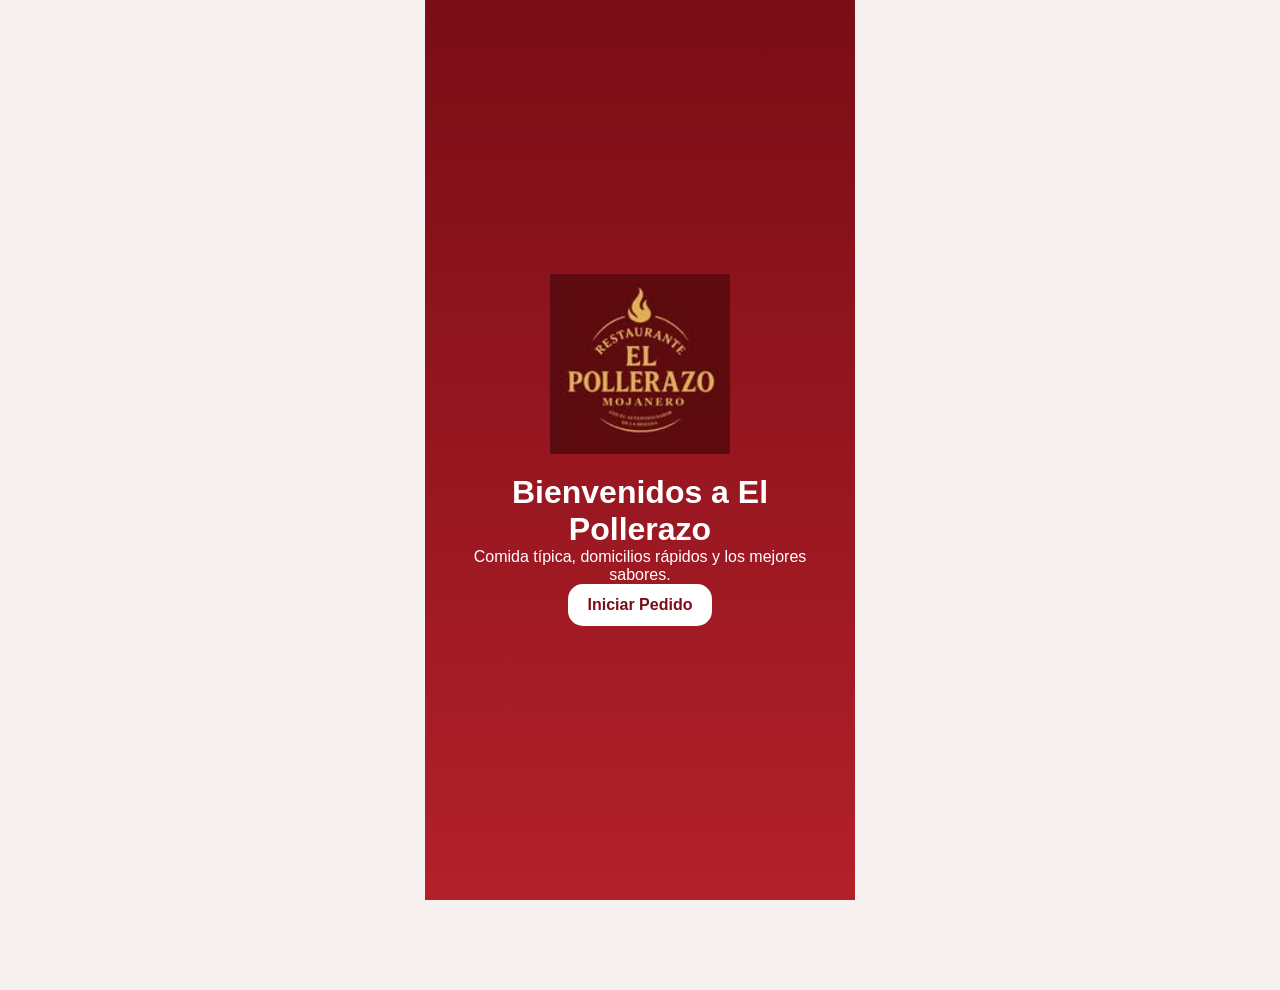
<file: El Pollerazo/index.html>
<html lang="es">

<head>

<meta charset="UTF-8">

<meta name="viewport"
content="width=device-width, initial-scale=1.0">

<title>El Pollerazo</title>

<link rel="stylesheet"
href="css/estilos.css">

</head>

<body>

<div class="inicio">

<img
src="img/logo.png"
class="logo">

<h1>

Bienvenidos a
El Pollerazo

</h1>

<p>

Comida típica,
domicilios rápidos
y los mejores sabores.

</p>

<a
href="menu.html"
class="btn">

Iniciar Pedido

</a>

</div>

</body>
</file>
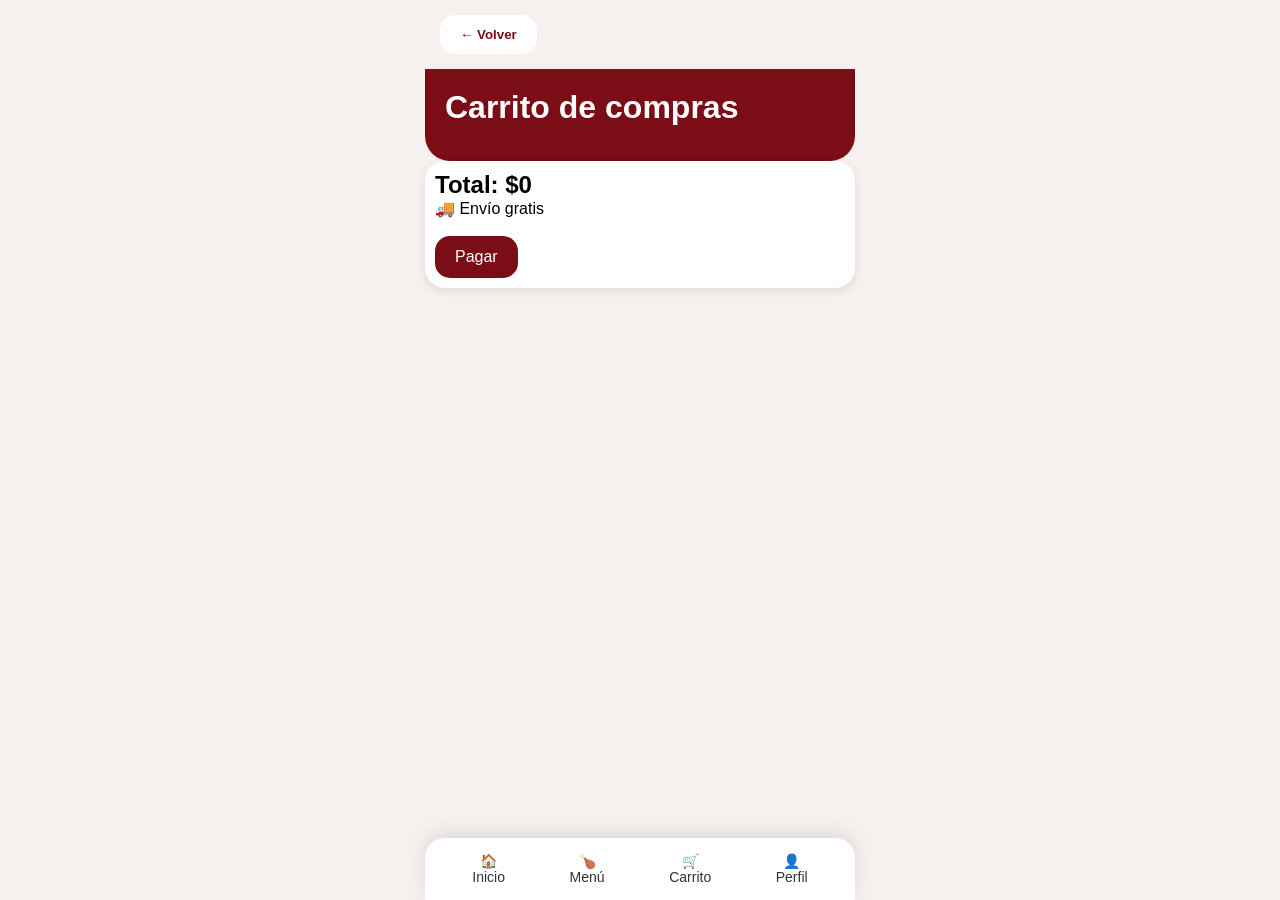
<file: El Pollerazo/carrito.html>
<html lang="es">

<head>

<meta charset="UTF-8">

<meta name="viewport"
content="width=device-width, initial-scale=1.0">

<title>
Carrito | El Pollerazo
</title>

<link rel="stylesheet"
href="css/estilos.css">

</head>

<body>

<div style="padding:15px">

<button
class="btn"
onclick="history.back()">

← Volver

</button>

</div>


<div class="header">

<h1>
Carrito de compras
</h1>

</div>


<section class="seccion">

<div id="lista"></div>


<div class="card">

<h2>

Total:
<span id="total">$0</span>

</h2>

<p>
🚚 Envío gratis
</p>

<br>

<a
href="envio.html"
class="agregar">

Pagar

</a>

</div>

</section>



<div class="nav">

<a href="index.html">
🏠<br>Inicio
</a>

<a href="menu.html">
🍗<br>Menú
</a>

<a href="carrito.html">
🛒<br>Carrito
</a>

<a href="perfil.html">
👤<br>Perfil
</a>

</div>

<script src="js/app.js"></script>

</body>
</html>
</file>
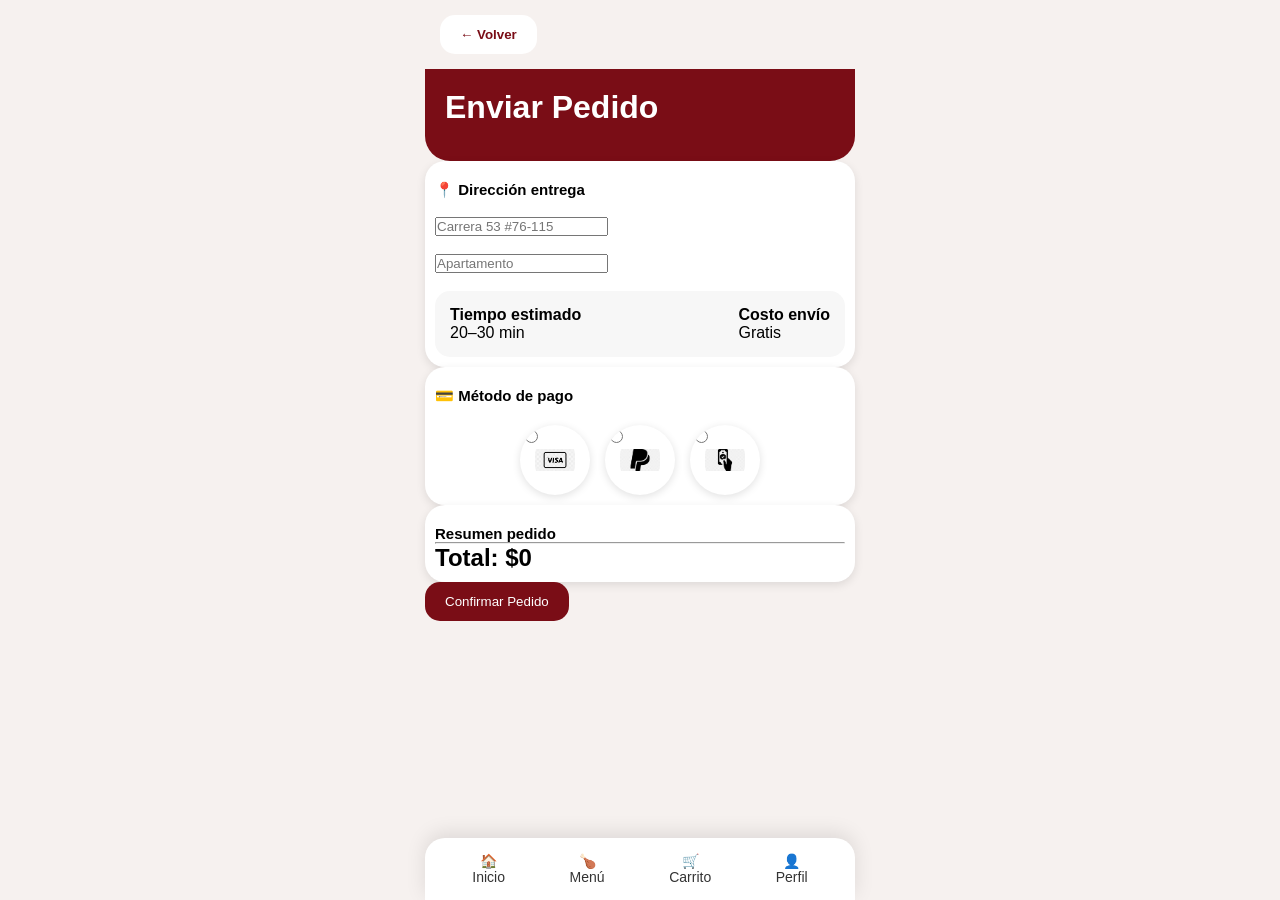
<file: El Pollerazo/envio.html>
<html lang="es">

<head>

<meta charset="UTF-8">

<meta name="viewport"
content="width=device-width,initial-scale=1">

<title>Enviar Pedido</title>

<link rel="stylesheet"
href="css/estilos.css">

</head>

<body>

<div style="padding:15px">

<button
class="btn"
onclick="history.back()">

← Volver

</button>

</div>


<div class="header">

<h1>
Enviar Pedido
</h1>

</div>

<section class="seccion">


<div class="card">

<h3>
📍 Dirección entrega
</h3>

<br>

<input
placeholder="Carrera 53 #76-115">

<br><br>

<input
placeholder="Apartamento">

<br><br>

<div class="tiempo">

<div>

<h4>
Tiempo estimado
</h4>

<p>
20–30 min
</p>

</div>


<div>

<h4>
Costo envío
</h4>

<p>
Gratis
</p>

</div>

</div>

</div>



<div class="card">

<h3>
💳 Método de pago
</h3>

<div class="pagos">

<label>

<input type="radio" name="pago">

<img src="img/visa.png">

</label>


<label>

<input type="radio" name="pago">

<img src="img/nequi.png">

</label>


<label>

<input type="radio" name="pago">

<img src="img/efectivo.png">

</label>

</div>

</div>



<div class="card">

<h3>
Resumen pedido
</h3>

<div id="resumen"></div>

<hr>

<h2>

Total:
<span id="totalPedido">

$0

</span>

</h2>

</div>


<button
class="agregar"
onclick="pedido()">

Confirmar Pedido

</button>

</section>



<div class="nav">

<a href="index.html">
🏠<br>Inicio
</a>

<a href="menu.html">
🍗<br>Menú
</a>

<a href="carrito.html">
🛒<br>Carrito
</a>

<a href="perfil.html">
👤<br>Perfil
</a>

</div>


<script src="js/app.js"></script>

</body>
</html>
</file>
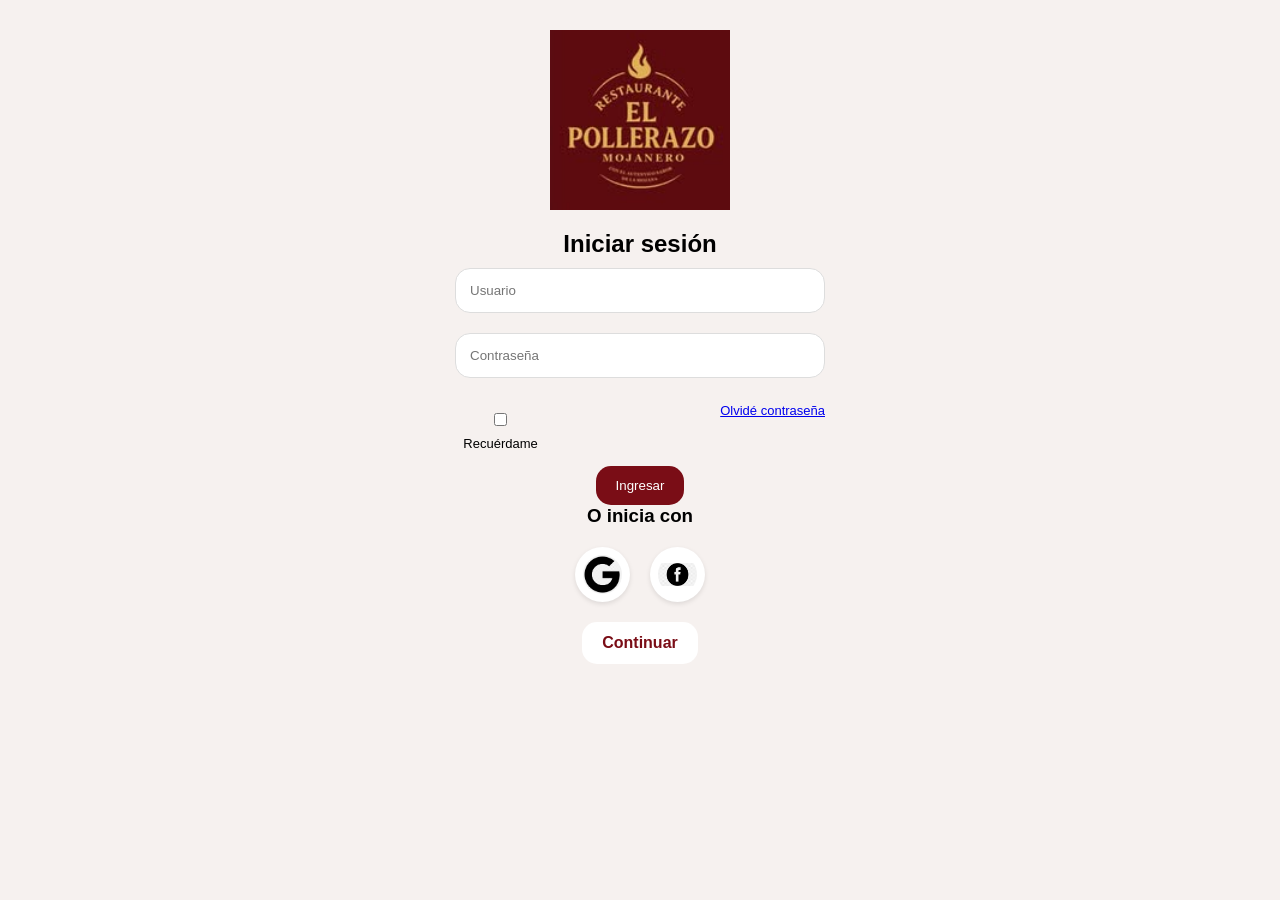
<file: El Pollerazo/login.html>
<html lang="es">
<head>
<meta charset="UTF-8">
<meta name="viewport" content="width=device-width,initial-scale=1">
<title>Inicio de sesión</title>
<link rel="stylesheet" href="css/estilos.css">
</head>
<body>

<div class="login-box">

<img src="img/logo.png" class="logo">

<h2>Iniciar sesión</h2>

<input type="text" placeholder="Usuario">

<input type="password" placeholder="Contraseña">

<div class="recordar">

<label>

<input type="checkbox">

Recuérdame

</label>

<a href="#">
Olvidé contraseña
</a>

</div>

<button class="agregar">

Ingresar

</button>

<h3>O inicia con</h3>

<div class="sociales">

<img src="img/google.png">

<img src="img/facebook.png">

</div>

<a href="index.html" class="btn">
Continuar
</a>

</div>

</body>
</html>
</file>
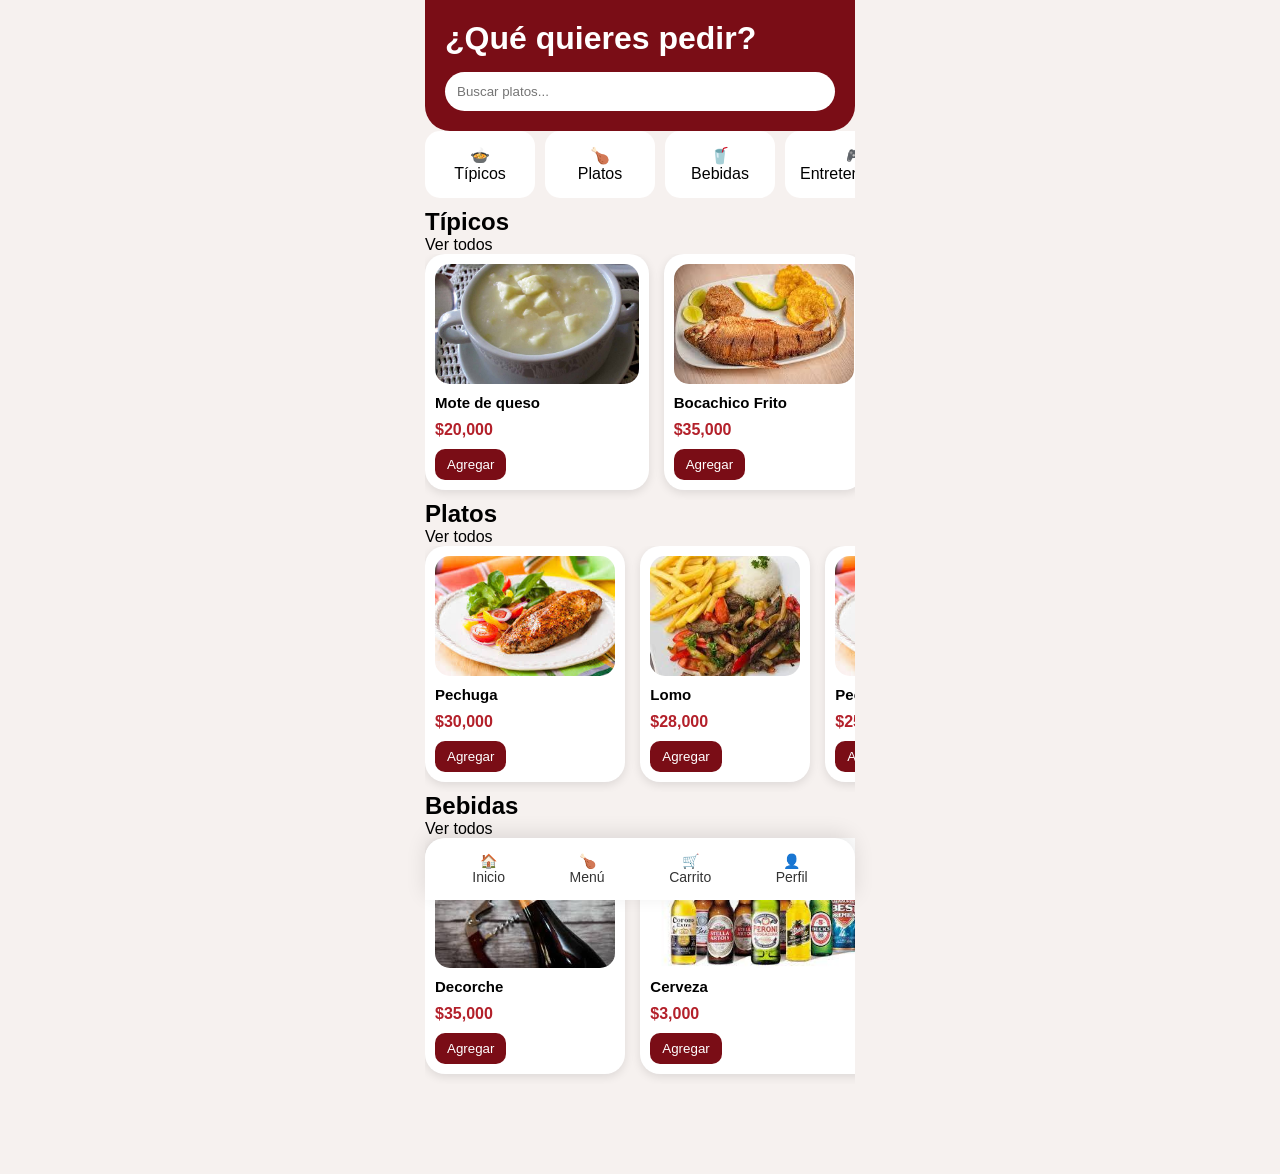
<file: El Pollerazo/menu.html>
<html lang="es">

<head>
<meta charset="UTF-8">
<meta name="viewport" content="width=device-width,initial-scale=1">

<title>Menú | El Pollerazo</title>

<link rel="stylesheet" href="css/estilos.css">

</head>

<body>

<div class="header">

<h1>¿Qué quieres pedir?</h1>

<input
id="buscador"
class="buscar"
placeholder="Buscar platos..."
onkeyup="buscarPlatos()">

</div>


<section class="seccion">

<div class="categorias">

<div class="categoria"
onclick="abrirCatalogo('tipicos')">

🍲
<p>Típicos</p>

</div>


<div class="categoria"
onclick="abrirCatalogo('platos')">

🍗
<p>Platos</p>

</div>


<div class="categoria"
onclick="abrirCatalogo('bebidas')">

🥤
<p>Bebidas</p>

</div>


<div class="categoria">

🎮
<p>Entretenimiento</p>

</div>

</div>

</section>



<section class="seccion">

<div class="titulo">

<h2>Típicos</h2>

<p onclick="abrirCatalogo('tipicos')">

Ver todos

</p>

</div>

<div
class="cards-scroll"
id="tipicos">

</div>

</section>




<section class="seccion">

<div class="titulo">

<h2>Platos</h2>

<p onclick="abrirCatalogo('platos')">

Ver todos

</p>

</div>

<div
class="cards-scroll"
id="platos">

</div>

</section>




<section class="seccion">

<div class="titulo">

<h2>Bebidas</h2>

<p onclick="abrirCatalogo('bebidas')">

Ver todos

</p>

</div>

<div
class="cards-scroll"
id="bebidas">

</div>

</section>



<div class="nav">

<a href="index.html">

🏠<br>
Inicio

</a>

<a href="menu.html">

🍗<br>
Menú

</a>

<a href="carrito.html">

🛒<br>
Carrito

</a>

<a href="perfil.html">

👤<br>
Perfil

</a>

</div>

<script src="js/app.js"></script>

</body>
</html>
</file>
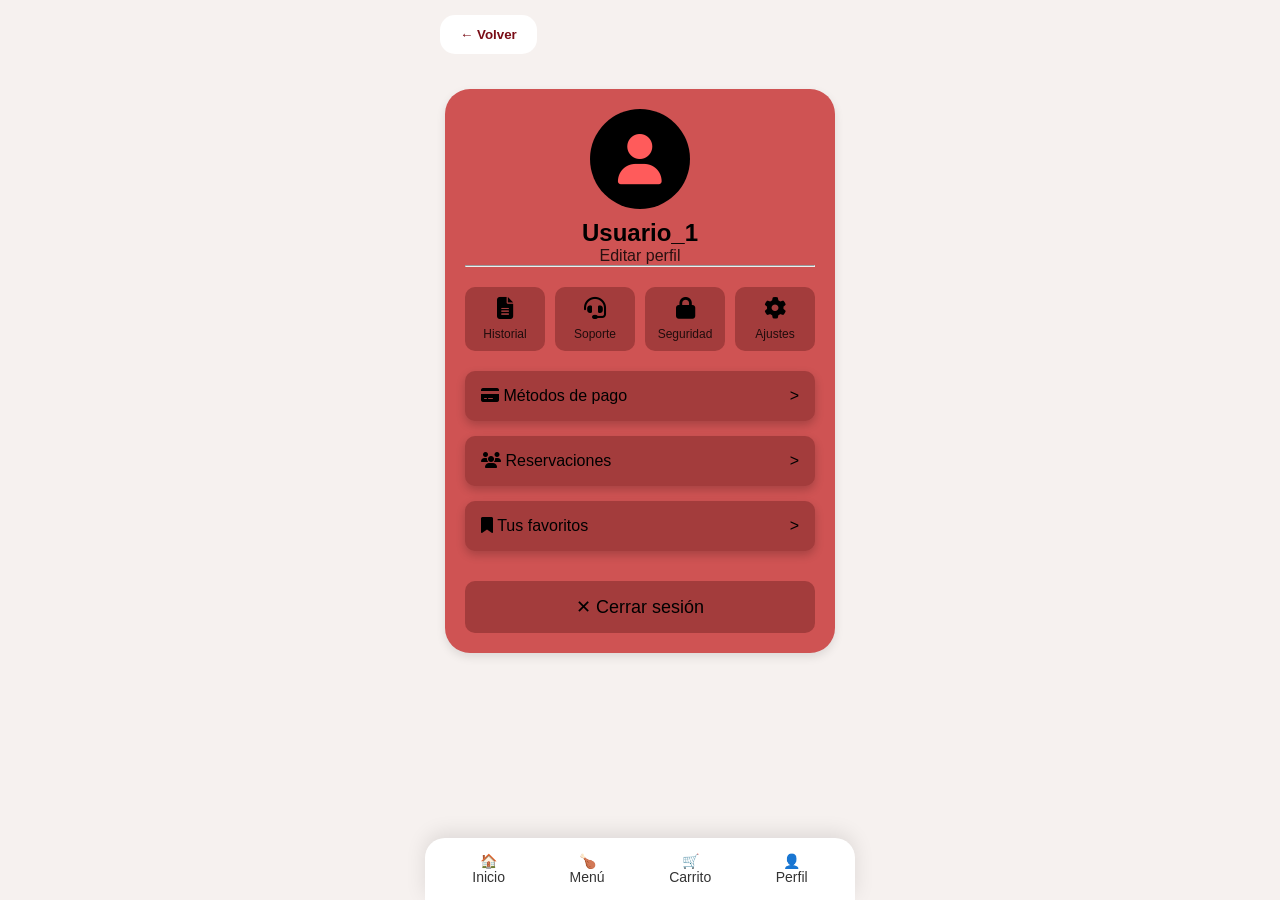
<file: El Pollerazo/perfil.html>
<html lang="es">

<head>
<meta charset="UTF-8">
<meta name="viewport" content="width=device-width,initial-scale=1">

<title>Perfil | El Pollerazo</title>

<link rel="stylesheet" href="css/estilos.css">

<link rel="stylesheet"
href="https://cdnjs.cloudflare.com/ajax/libs/font-awesome/6.5.1/css/all.min.css">

</head>

<body>

<div style="padding:15px">

<button
class="btn"
onclick="history.back()">

← Volver

</button>

</div>


<section class="perfil">

<div class="perfil-card">

<div class="avatar">

<i class="fa-solid fa-user"></i>

</div>


<h2>
Usuario_1
</h2>

<p>
Editar perfil
</p>

<hr>


<div class="perfil-mini">

<div>

<i class="fa-solid fa-file-lines"></i>

<p>Historial</p>

</div>


<div>

<i class="fa-solid fa-headset"></i>

<p>Soporte</p>

</div>


<div>

<i class="fa-solid fa-lock"></i>

<p>Seguridad</p>

</div>


<div>

<i class="fa-solid fa-gear"></i>

<p>Ajustes</p>

</div>

</div>



<div class="opcion">

<div>

<i class="fa-solid fa-credit-card"></i>

Métodos de pago

</div>

>

</div>



<div class="opcion">

<div>

<i class="fa-solid fa-users"></i>

Reservaciones

</div>

>

</div>



<div class="opcion">

<div>

<i class="fa-solid fa-bookmark"></i>

Tus favoritos

</div>

>

</div>


<button
class="cerrar"
onclick="pedido()">

✕ Cerrar sesión

</button>

</div>

</section>



<div class="nav">

<a href="index.html">

🏠<br>
Inicio

</a>

<a href="menu.html">

🍗<br>
Menú

</a>

<a href="carrito.html">

🛒<br>
Carrito

</a>

<a href="perfil.html">

👤<br>
Perfil

</a>

</div>


<script src="js/app.js"></script>

</body>
</html>
</file>
<file: El Pollerazo/css/estilos.css>
*{
margin:0;
padding:0;
box-sizing:border-box;
font-family:Arial,sans-serif;
}

body{
background:#f6f1ef;
max-width:430px;
margin:auto;
min-height:100vh;
padding-bottom:90px;
}

/* INICIO */

.inicio{
height:100vh;
display:flex;
flex-direction:column;
justify-content:center;
align-items:center;
background:linear-gradient(
180deg,
#7a0d16,
#b3202a
);
color:white;
padding:20px;
text-align:center;
}

.logo{
width:180px;
margin-bottom:20px;
}

/* BOTONES */

.btn,.agregar{

background:#7a0d16;

color:white;

padding:12px 20px;

border:none;

border-radius:15px;

cursor:pointer;

text-decoration:none;

display:inline-block;

}

.btn{
background:white;
color:#7a0d16;
font-weight:bold;
}

/* LOGIN */

.login-box{

padding:30px;

text-align:center;

}

.login-box input{

width:100%;

padding:14px;

margin:10px 0;

border:1px solid #ddd;

border-radius:15px;

}

.recordar{

display:flex;

justify-content:space-between;

margin:15px 0;

font-size:13px;

}


/* REDES */

.sociales{

display:flex;

justify-content:center;

gap:20px;

margin:20px;

}

.sociales img{

width:55px;

height:55px;

object-fit:contain;

background:white;

padding:8px;

border-radius:50%;

box-shadow:
0 2px 5px rgba(0,0,0,.1);

}


/* HEADER */

.header{

padding:20px;

background:#7a0d16;

border-radius:
0 0 25px 25px;

}

.header h1{

color:white;

margin-bottom:15px;

}

.buscar{

width:100%;

padding:12px;

border-radius:20px;

border:none;

}


/* CATEGORIAS */

.categorias{

display:flex;

gap:10px;

overflow-x:auto;

padding-bottom:10px;

}

.categoria{

min-width:110px;

background:white;

padding:15px;

border-radius:15px;

text-align:center;

flex-shrink:0;

}

.categorias{

display:flex;

gap:10px;

overflow-x:auto;

padding-bottom:10px;

}

.categoria{

min-width:110px;

background:white;

padding:15px;

border-radius:15px;

text-align:center;

flex-shrink:0;

}


/* CARDS */

.cards{

display:grid;

grid-template-columns:
1fr 1fr;

gap:15px;

}



.card{

background:white;

padding:10px;

border-radius:20px;

box-shadow:
0 3px 10px rgba(0,0,0,.1);

overflow:hidden;

}



.card img{

width:100%;

height:120px;

object-fit:cover;

border-radius:15px;

}



.card h3{

font-size:15px;

margin-top:10px;

}



.precio{

margin:10px 0;

font-weight:bold;

color:#b3202a;

}


/* ACOMPAÑAMIENTOS */

.acomp{

display:flex;

flex-direction:column;

gap:12px;

margin-top:15px;

}

.acomp label{

background:white;

padding:12px;

display:flex;

justify-content:space-between;

border-radius:12px;

box-shadow:
0 2px 5px rgba(0,0,0,.1);

}


/* PRODUCTO */

.producto{

width:100%;

border-radius:20px;

}


/* CARRITO */

.carrito-item{

display:flex;

gap:15px;

align-items:center;

}

.carrito-item img{

width:100px;

height:100px;

object-fit:cover;

border-radius:15px;

}

.card button{

padding:8px 12px;

border:none;

background:#7a0d16;

color:white;

border-radius:10px;

margin-right:5px;

}



/* METODOS DE PAGO */

.pagos{

display:flex;

justify-content:center;

gap:15px;

margin-top:20px;

flex-wrap:wrap;

}

.pagos label{

width:70px;

height:70px;

background:white;

border-radius:50%;

display:flex;

justify-content:center;

align-items:center;

box-shadow:
0 2px 8px rgba(0,0,0,.12);

cursor:pointer;

position:relative;

overflow:hidden;

}

.pagos input{

position:absolute;

top:5px;

left:5px;

}

.pagos img{

width:40px;

height:40px;

object-fit:contain;

}


/* NAV */

.nav{

position:fixed;

bottom:0;

width:430px;

display:flex;

justify-content:space-around;

padding:15px;

background:white;

border-radius:
20px 20px 0 0;

box-shadow:
0 -5px 20px rgba(0,0,0,.1);

}

.nav a{

text-decoration:none;

color:#333;

font-size:14px;

text-align:center;

}

.tiempo{

display:flex;

justify-content:space-between;

background:#f7f7f7;

padding:15px;

border-radius:15px;

}

/* PERFIL */

.perfil{

padding:20px;

}


.perfil-card{

background:#cf5353;

padding:20px;

border-radius:25px;

box-shadow:
0 4px 10px rgba(0,0,0,.1);

}



.avatar{

width:100px;

height:100px;

background:black;

border-radius:50%;

display:flex;

justify-content:center;

align-items:center;

margin:auto;

font-size:50px;

color:#ff5b5b;

}



.perfil-card h2{

text-align:center;

margin-top:10px;

}



.perfil-card p{

text-align:center;

opacity:.8;

}



.perfil-mini{

display:grid;

grid-template-columns:
repeat(4,1fr);

gap:10px;

margin:20px 0;

}



.perfil-mini div{

background:#a33c3c;

padding:10px;

text-align:center;

font-size:12px;

border-radius:10px;

}



.perfil-mini i{

font-size:22px;

margin-bottom:8px;

}



.opcion{

background:#a33c3c;

padding:16px;

margin:15px 0;

display:flex;

justify-content:space-between;

align-items:center;

box-shadow:
0 4px 10px rgba(0,0,0,.2);

border-radius:10px;

cursor:pointer;

}



.cerrar{

width:100%;

padding:15px;

border:none;

background:#a33c3c;

color:black;

font-size:18px;

margin-top:15px;

cursor:pointer;

border-radius:10px;

}

.cards-scroll{

display:flex;

overflow-x:auto;

gap:15px;

padding-bottom:10px;

scroll-behavior:smooth;

}

.cards-scroll .card{

min-width:170px;

flex-shrink:0;

}
</file>
